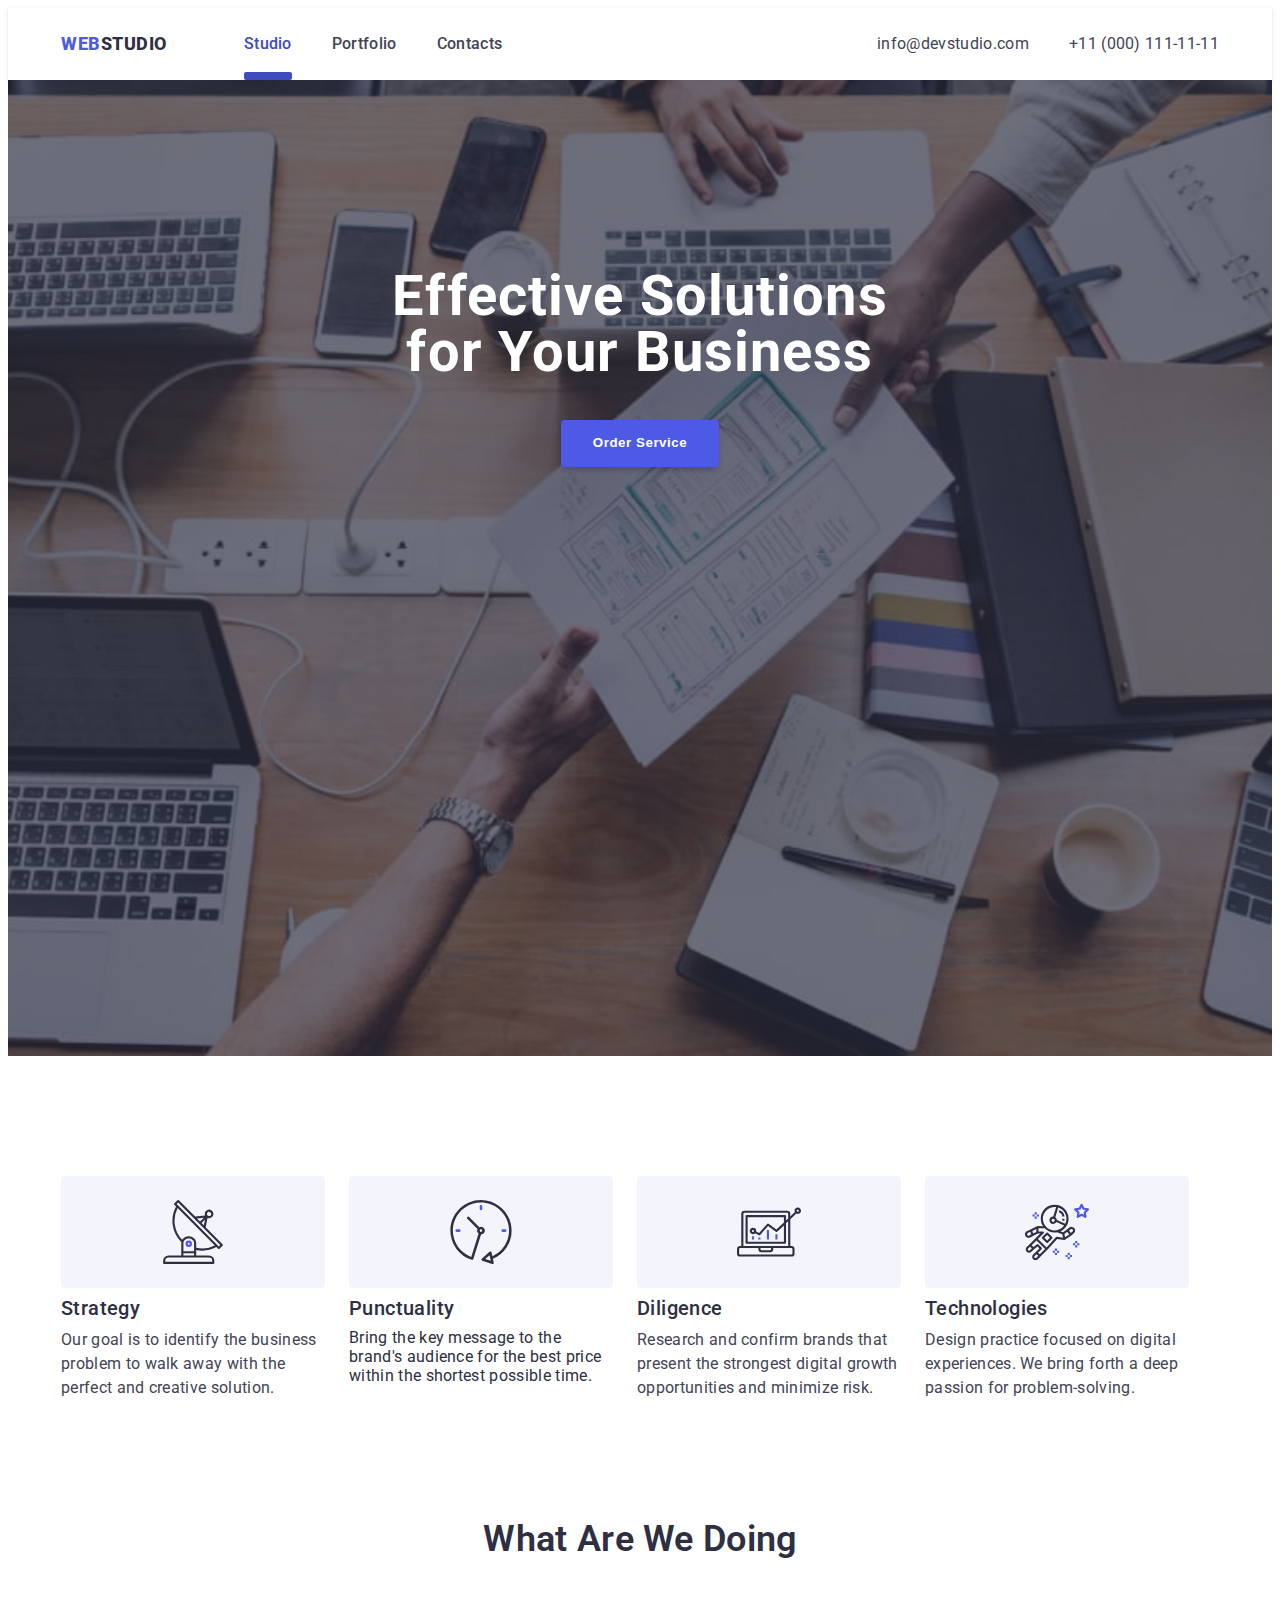
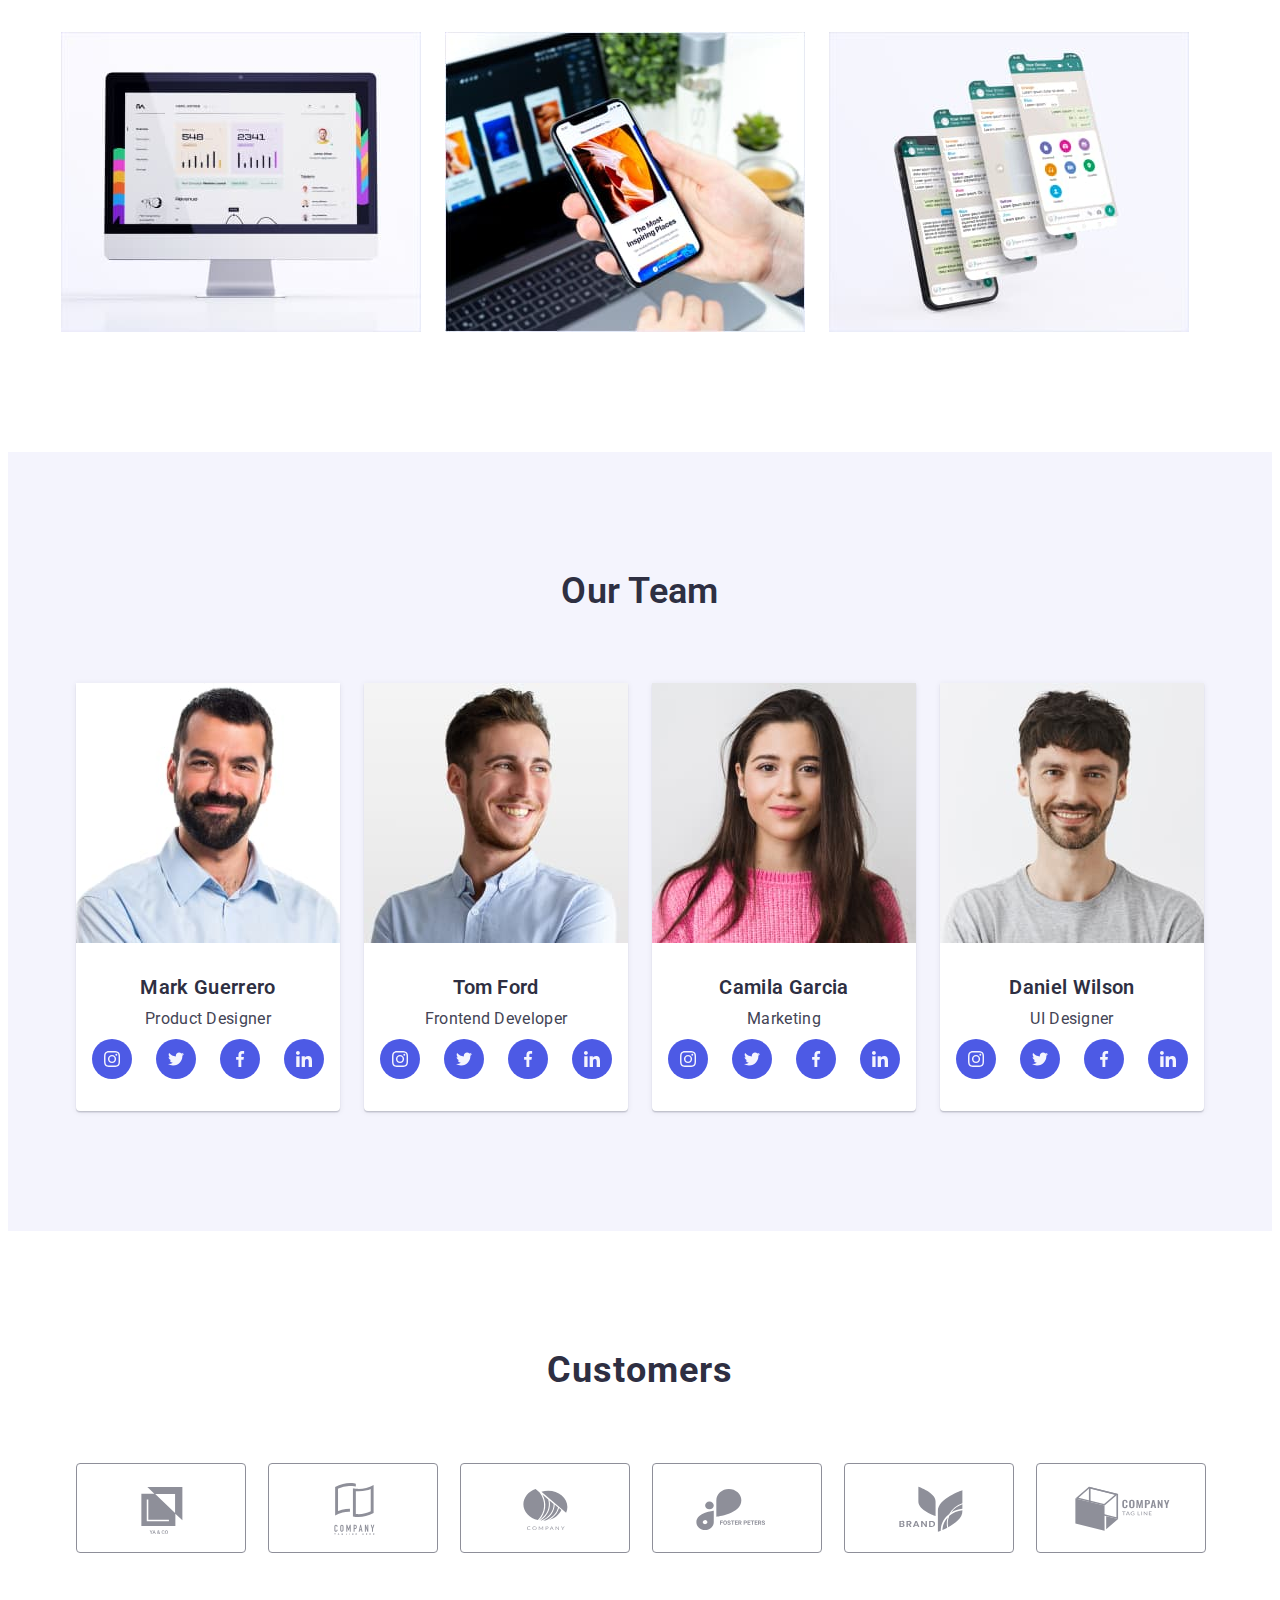
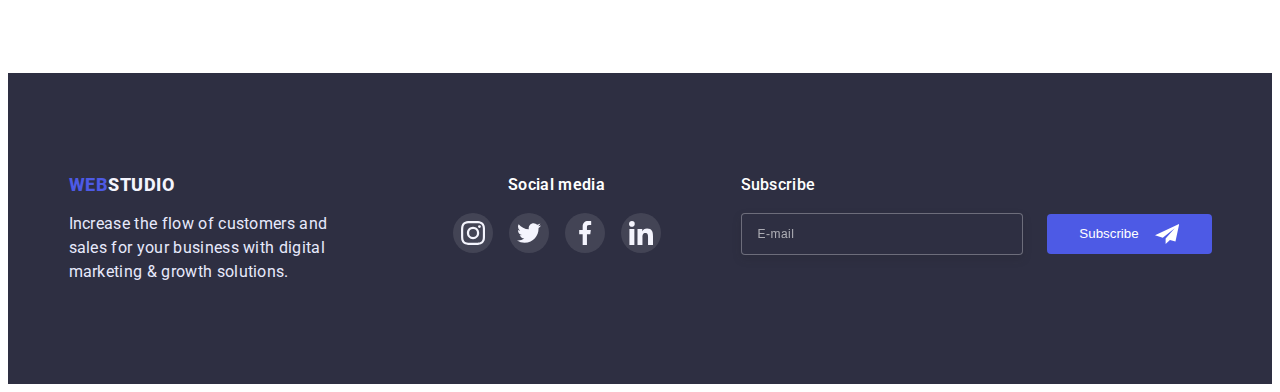
<file: index.html>
<!DOCTYPE html>
<html lang="en">
  <head>
    <meta charset="UTF-8" />
    <meta http-equiv="X-UA-Compatible" content="IE=edge" />
    <meta name="viewport" content="width=device-width, initial-scale=1.0" />
    <title>WebStudio</title>

    <!-- ______________FONTS____________ -->
    <link rel="preconnect" href="https://fonts.googleapis.com" />
    <link rel="preconnect" href="https://fonts.gstatic.com" crossorigin />
    <link
      href="https://fonts.googleapis.com/css2?family=Raleway:wght@700&family=Roboto:wght@400;500;700;900&display=swap"
      rel="stylesheet"
    />

    <!-- ________________NORMALIZER______________- -->
    <link
      rel="stylesheet"
      href="https://cdnjs.cloudflare.com/ajax/libs/modern-normalize/1.1.0/modern-normalize.min.css"
      integrity="sha512-wpPYUAdjBVSE4KJnH1VR1HeZfpl1ub8YT/NKx4PuQ5NmX2tKuGu6U/JRp5y+Y8XG2tV+wKQpNHVUX03MfMFn9Q=="
      crossorigin="anonymous"
      referrerpolicy="no-referrer"
    />

    <!-- _____________BASE STYLES____________ -->
    <link rel="stylesheet" href="./css/styles.css" />
    <link rel="stylesheet" href="./css/mobile.css" />
    <link rel="stylesheet" href="./css/tablet.css" />
    <link rel="stylesheet" href="./css/desktop.css" />
  </head>
  <body class="body">
    <!-- _________________HEADER_________________- -->
    <header class="header">
      <div class="container header-flex">
        <nav class="header-nav">
          <a class="logo link" href="/webstudio">
            <span class="logo-web">Web</span>Studio</a
          >
          <ul class="header-list">
            <li class="nav-list">
              <a class="header-link current-studio link" href="./index.html"
                >Studio</a
              >
            </li>
            <li class="nav-list">
              <a class="header-link link" href="./portfolio.html">Portfolio</a>
            </li>
            <li class="nav-list">
              <a class="header-link link" href="./contacts">Contacts</a>
            </li>
          </ul>
        </nav>

        <ul class="contact-list">
          <li>
            <a class="contact-link link" href="mailto:info@devstudio.com"
              >info@devstudio.com</a
            >
          </li>

          <li>
            <a class="contact-link link" href="tel:+11(000)111-11-11"
              >+11 (000) 111-11-11</a
            >
          </li>
        </ul>
        <button type="button" class="menu-open-btn js-open-menu"  aria-expanded="false" aria-controls="mobile-menu">
          <svg
            width="32"
            height="22"
            viewBox="0 0 32 22"
            fill="none"
            xmlns="http://www.w3.org/2000/svg"
          >
            <g clip-path="url(#clip0_297053_2156)">
              <path
                d="M1.34766 20.0431H30.8861M1.34766 10.7354H30.8861M1.34766 1.42773H30.8861"
                stroke="#2E2F42"
                stroke-width="3"
                stroke-linecap="round"
                stroke-linejoin="round"
              />
            </g>
            <defs>
              <clipPath id="clip0_297053_2156">
                <rect width="32" height="22" fill="white" />
              </clipPath>
            </defs>
          </svg>
        </button>
      </div>
      <!-- __________________MOBILE MENU____________________ -->
        <div class="mob-menu js-menu-container" >
          <div class="container">
            <div>
              <button type="button" class="menu-close-btn js-close-menu" >
                <svg
                  width="8"
                  height="8"
                  viewBox="0 0 8 8"
                  fill="none"
                  xmlns="http://www.w3.org/2000/svg"
                >
                  <path
                    d="M8 0.805714L7.19429 0L4 3.19429L0.805714 0L0 0.805714L3.19429 4L0 7.19429L0.805714 8L4 4.80571L7.19429 8L8 7.19429L4.80571 4L8 0.805714Z"
                    fill="black"
                  />
                </svg>
              </button>
              <nav>
                <ul class="mobile-menu-list">
                  <li class="mobile-menu-item">
                    <a class="mobile-menu-link link" href="./index.html"
                      >Studio</a
                    >
                  </li>
                  <li class="mobile-menu-item">
                    <a class="mobile-menu-link link" href="./portfolio.html"
                      >Portfolio</a
                    >
                  </li>
                  <li class="mobile-menu-item">
                    <a class="mobile-menu-link link" href="./contacts"
                      >Contacts</a
                    >
                  </li>
                </ul>
              </nav>
            </div>
            <div>
              <ul class="mobile-menu-contact-list">
                <li>
                  <a
                    class="mobile-menu-contact-link link"
                    href="tel:+11(000)111-11-11"
                    >+11 (000) 111-11-11</a
                  >
                </li>
                <li>
                  <a
                    class="mobile-menu-contact-link-mail link"
                    href="mailto:info@devstudio.com"
                    >info@devstudio.com</a
                  >
                </li>
              </ul>
              <ul class="mob-soc-list">
                <li class="mob-soc-item">
                  <a class="mob-soc-link" href="#">
                    <svg width="24" height="24">
                      <use href="./img/icons.svg#icon-instagram"></use>
                    </svg>
                  </a>
                </li>
                <li class="mob-soc-item">
                  <a class="mob-soc-link" href="#">
                    <svg width="24" height="24">
                      <use href="./img/icons.svg#icon-twitter"></use>
                    </svg>
                  </a>
                </li>
                <li class="mob-soc-item">
                  <a class="mob-soc-link" href="#">
                    <svg width="24" height="24">
                      <use href="./img/icons.svg#icon-facebook"></use>
                    </svg>
                  </a>
                </li>
                <li class="mob-soc-item">
                  <a class="mob-soc-link" href="#">
                    <svg width="24" height="24">
                      <use href="./img/icons.svg#icon-linkedin"></use>
                    </svg>
                  </a>
                </li>
              </ul>
            </div>
          </div>
        </div>
    </header>

    <!-- _____________HERO_____________ -->
    <main>
      <section class="hero section">
        <div class="container">
          <h1 class="hero-title">Effective Solutions for Your Business</h1>
          <button class="hero-button button-hero" type="button" data-modal-open>
            Order Service
          </button>
        </div>
      </section>

      <!-- _____________BENEFITS_____________ -->
      <section class="section benefits">
        <div class="container">
          <h2 hidden>Benefist</h2>
          <ul class="benefits-list">
            <li class="benefits-item">
              <div class="background-icon">
                <svg width="64" height="64">
                  <use href="./img/icons.svg#icon-antenna"></use>
                </svg>
              </div>
              <h3 class="benefits-head-h3">Strategy</h3>
              <p class="benefits-description">
                Our goal is to identify the business problem to walk away with
                the perfect and creative solution.
              </p>
            </li>
            <li class="benefits-item">
              <div class="background-icon">
                <svg width="64" height="64">
                  <use href="./img/icons.svg#icon-clock"></use>
                </svg>
              </div>
              <h3 class="benefits-head-h3">Punctuality</h3>
              <p class="description">
                Bring the key message to the brand's audience for the best price
                within the shortest possible time.
              </p>
            </li>
            <li class="benefits-item">
              <div class="background-icon">
                <svg width="64" height="64">
                  <use href="./img/icons.svg#icon-diagram"></use>
                </svg>
              </div>
              <h3 class="benefits-head-h3">Diligence</h3>
              <p class="benefits-description">
                Research and confirm brands that present the strongest digital
                growth opportunities and minimize risk.
              </p>
            </li>
            <li class="benefits-item">
              <div class="background-icon">
                <svg width="64" height="64">
                  <use href="./img/icons.svg#icon-astronaut"></use>
                </svg>
              </div>
              <h3 class="benefits-head-h3">Technologies</h3>
              <p class="benefits-description">
                Design practice focused on digital experiences. We bring forth a
                deep passion for problem-solving.
              </p>
            </li>
          </ul>
        </div>
      </section>

      <!-- _______________WHAT ARE WE DOING____________ -->
      <section class="section sectionWARW">
        <div class="container">
          <h2 class="section-title">What are we doing</h2>
          <ul class="main-image-list">
            <li>
              <img
                srcset="./img/image-1.jpg 1x, ./img/image-1-2x 2x"
                src="./img/image-1.jpg"
                alt="computer"
                width="360"
                height="300"
              />
            </li>
            <li>
              <img
                srcset="./img/image-2.jpg 1x, ./img/image-2-2x 2x"
                src="./img/image-2.jpg"
                alt="tel+comp"
                width="360"
                height="300"
              />
            </li>
            <li>
              <img
                srcset="./img/image-3.jpg 1x, ./img/image-3-2x 2x"
                src="./img/image-3.jpg"
                alt="tel"
                width="360"
                height="300"
              />
            </li>
          </ul>
        </div>
      </section>

      <!-- _________________OUR TEAM_____________- -->
      <section class="team-section section">
        <div class="container">
          <h2 class="section-title">Our Team</h2>

          <ul class="team-list">
            <li class="team-item">
              <img
                srcset="./img/team-1.jpg 1x, ./img/team-1-2x.jpg 2x"
                src="./img/team-1.jpg"
                alt="mark"
                width="264"
                height="260"
              />
              <div class="team-wrapper">
                <h3 class="team-name">Mark Guerrero</h3>
                <p class="team-descriptiom">Product Designer</p>
                <ul class="team-soc-list">
                  <li class="team-soc-item">
                    <a class="team-soc-link" href="#">
                      <svg width="16" height="16">
                        <use href="./img/icons.svg#icon-instagram"></use>
                      </svg>
                    </a>
                  </li>
                  <li class="team-soc-item">
                    <a class="team-soc-link" href="#">
                      <svg width="16" height="16">
                        <use href="./img/icons.svg#icon-twitter"></use>
                      </svg>
                    </a>
                  </li>
                  <li class="team-soc-item">
                    <a class="team-soc-link" href="#">
                      <svg width="16" height="16">
                        <use href="./img/icons.svg#icon-facebook"></use>
                      </svg>
                    </a>
                  </li>
                  <li class="team-soc-item">
                    <a class="team-soc-link" href="#">
                      <svg width="16" height="16">
                        <use href="./img/icons.svg#icon-linkedin"></use>
                      </svg>
                    </a>
                  </li>
                </ul>
              </div>
            </li>

            <li class="team-item">
              <img
                srcset="./img/team-2.jpg 1x, ./img/team-2-2x.jpg 2x"
                src="./img/team-2.jpg"
                alt="tom"
                width="264"
                height="260"
              />
              <div class="team-wrapper">
                <h3 class="team-name">Tom Ford</h3>
                <p class="team-descriptiom">Frontend Developer</p>
                <ul class="team-soc-list">
                  <li class="team-soc-item">
                    <a class="team-soc-link" href="#">
                      <svg width="16" height="16">
                        <use href="./img/icons.svg#icon-instagram"></use>
                      </svg>
                    </a>
                  </li>
                  <li class="team-soc-item">
                    <a class="team-soc-link" href="#">
                      <svg width="16" height="16">
                        <use href="./img/icons.svg#icon-twitter"></use>
                      </svg>
                    </a>
                  </li>
                  <li class="team-soc-item">
                    <a class="team-soc-link" href="#">
                      <svg width="16" height="16">
                        <use href="./img/icons.svg#icon-facebook"></use>
                      </svg>
                    </a>
                  </li>
                  <li class="team-soc-item">
                    <a class="team-soc-link" href="#">
                      <svg width="16" height="16">
                        <use href="./img/icons.svg#icon-linkedin"></use>
                      </svg>
                    </a>
                  </li>
                </ul>
              </div>
            </li>

            <li class="team-item">
              <img
                srcset="./img/team-3.jpg 1x, ./img/team-3-2x.jpg 2x"
                src="./img/team-3.jpg"
                alt="camila"
                width="264"
                height="260"
              />
              <div class="team-wrapper">
                <h3 class="team-name">Camila Garcia</h3>
                <p class="team-descriptiom">Marketing</p>
                <ul class="team-soc-list">
                  <li class="team-soc-item">
                    <a class="team-soc-link" href="#">
                      <svg width="16" height="16">
                        <use href="./img/icons.svg#icon-instagram"></use>
                      </svg>
                    </a>
                  </li>
                  <li class="team-soc-item">
                    <a class="team-soc-link" href="#">
                      <svg width="16" height="16">
                        <use href="./img/icons.svg#icon-twitter"></use>
                      </svg>
                    </a>
                  </li>
                  <li class="team-soc-item">
                    <a class="team-soc-link" href="#">
                      <svg width="16" height="16">
                        <use href="./img/icons.svg#icon-facebook"></use>
                      </svg>
                    </a>
                  </li>
                  <li class="team-soc-item">
                    <a class="team-soc-link" href="#">
                      <svg width="16" height="16">
                        <use href="./img/icons.svg#icon-linkedin"></use>
                      </svg>
                    </a>
                  </li>
                </ul>
              </div>
            </li>

            <li class="team-item">
              <img
                srcset="./img/team-4.jpg 1x, ./img/team-4-2x.jpg 2x"
                src="./img/team-4.jpg"
                alt="daniel"
                width="264"
                height="260"
              />
              <div class="team-wrapper">
                <h3 class="team-name">Daniel Wilson</h3>
                <p class="team-descriptiom">UI Designer</p>
                <ul class="team-soc-list">
                  <li class="team-soc-item">
                    <a class="team-soc-link" href="#">
                      <svg width="16" height="16">
                        <use href="./img/icons.svg#icon-instagram"></use>
                      </svg>
                    </a>
                  </li>
                  <li class="team-soc-item">
                    <a class="team-soc-link" href="#">
                      <svg width="16" height="16">
                        <use href="./img/icons.svg#icon-twitter"></use>
                      </svg>
                    </a>
                  </li>
                  <li class="team-soc-item">
                    <a class="team-soc-link" href="#">
                      <svg width="16" height="16">
                        <use href="./img/icons.svg#icon-facebook"></use>
                      </svg>
                    </a>
                  </li>
                  <li class="team-soc-item">
                    <a class="team-soc-link" href="#">
                      <svg width="16" height="16">
                        <use href="./img/icons.svg#icon-linkedin"></use>
                      </svg>
                    </a>
                  </li>
                </ul>
              </div>
            </li>
          </ul>
        </div>
      </section>

      <!-- ____________CUSTOMERS___________ -->
      <section class="section">
        <div class="container">
          <h2 class="customers-title">Customers</h2>
          <ul class="customers-list">
            <li class="customers-list-item">
              <a class="customers-link" href="#">
                <svg class="customers-icon" width="104" height="56">
                  <use href="./img/icons.svg#icon-Logo-1"></use>
                </svg>
              </a>
            </li>
            <li class="customers-list-item">
              <a class="customers-link" href="#">
                <svg class="customers-icon" width="104" height="56">
                  <use href="./img/icons.svg#icon-Logo-2"></use>
                </svg>
              </a>
            </li>
            <li class="customers-list-item">
              <a class="customers-link" href="#">
                <svg class="customers-icon" width="104" height="56">
                  <use href="./img/icons.svg#icon-Logo-3"></use>
                </svg>
              </a>
            </li>
            <li class="customers-list-item">
              <a class="customers-link" href="#">
                <svg class="customers-icon" width="104" height="56">
                  <use href="./img/icons.svg#icon-Logo-4"></use>
                </svg>
              </a>
            </li>
            <li class="customers-list-item">
              <a class="customers-link" href="#">
                <svg class="customers-icon" width="104" height="56">
                  <use href="./img/icons.svg#icon-Logo-5"></use>
                </svg>
              </a>
            </li>
            <li class="customers-list-item">
              <a class="customers-link" href="#">
                <svg class="customers-icon" width="104" height="56">
                  <use href="./img/icons.svg#icon-Logo-6"></use>
                </svg>
              </a>
            </li>
          </ul>
        </div>
      </section>
    </main>
    <!-- ______________FOOTER_______________- -->
    <footer class="footer">
      <div class="container footer-container">
        <div class="logo-margin">
          <a class="logo-footer link" href="/webstudio">
            <span class="logo-web">Web</span>Studio</a
          >
          <p class="footer-description">
            Increase the flow of customers and sales for your business with
            digital marketing & growth solutions.
          </p>
        </div>
        <div>
          <h3 class="soc-media-title">Social media</h3>
          <ul class="soc-media-list">
            <li>
              <a class="soc-media-link" href="#">
                <svg width="24" height="24">
                  <use href="./img/icons.svg#icon-instagram"></use>
                </svg>
              </a>
            </li>
            <li>
              <a class="soc-media-link" href="#">
                <svg width="24" height="24">
                  <use href="./img/icons.svg#icon-twitter"></use>
                </svg>
              </a>
            </li>
            <li>
              <a class="soc-media-link" href="#">
                <svg class="soc-media-icon" width="24" height="24">
                  <use href="./img/icons.svg#icon-facebook"></use>
                </svg>
              </a>
            </li>
            <li>
              <a class="soc-media-link" href="#">
                <svg width="24" height="24">
                  <use href="./img/icons.svg#icon-linkedin"></use>
                </svg>
              </a>
            </li>
          </ul>
        </div>
        <form class="subscribe-form" name="subscribe_form">
          <label class="subscribe-form-field">
            <span class="subscribe">Subscribe</span>
            <input
              class="subscribe-form-input"
              type="email"
              name="user_email"
              placeholder="E-mail"
            />
          </label>
          <button class="button-subscribe" type="submit">
            Subscribe
            <svg class="subscribe-icon" width="24" height="24">
              <use href="./img/icons.svg#icon-telegram"></use>
            </svg>
          </button>
        </form>
      </div>
    </footer>

    <!-- ____________________MODAL______________________ -->
    <div class="backdrop is-hidden" data-modal>
      <div class="modal">
        <button class="modal-btn" data-modal-close>
          <svg class="modal-icon" width="8" height="8">
            <use href="./img/icons.svg#icon-close"></use>
          </svg>
        </button>
        <form class="registration-form" name="registration_form">
          <p class="registration-form-appeal">
            Leave your contacts and we will call you back
          </p>
          <div class="registration-form-group" role="group" aria-labelledby="">
            <label class="registration-form-field">
              <span class="registration-form-label">Name</span>
              <input
                class="registration-form-input"
                type="text"
                name="user_name"
              />
              <svg class="registration-form-icon" width="13" height="13">
                <use href="./img/icons.svg#icon-name"></use>
              </svg>
            </label>
            <label class="registration-form-field">
              <span class="registration-form-label">Phone</span>
              <input
                class="registration-form-input"
                type="tel"
                name="user_phone"
              />
              <svg class="registration-form-icon" width="13" height="13">
                <use href="./img/icons.svg#icon-phone"></use>
              </svg>
            </label>
            <label class="registration-form-field">
              <span class="registration-form-label">Email</span>
              <input
                class="registration-form-input"
                type="email"
                name="user_email"
              />
              <svg class="registration-form-icon" width="15" height="12">
                <use href="./img/icons.svg#icon-mail"></use>
              </svg>
            </label>
            <label class="registration-form-field">
              <span class="registration-form-label">Comment</span>
              <textarea
                class="registration-form-message"
                name="user-message"
                rows="7"
                placeholder="Text input"
              ></textarea>
            </label>
            <label class="registration-form-agreement">
              <input
                class="registration-form-checkbox"
                type="checkbox"
                name="registration-form-agreement"
              />
              <span class="registration-form-text"
                >I accept the terms and conditions of the
                <a class="registration-form-link" href="#"
                  >Privacy Policy</a
                ></span
              >
            </label>
          </div>
          <button class="btn-send" type="submit">Send</button>
        </form>
      </div>
    </div>
    <script src="./mobile-menu.js"></script>
    <script src="./modal.js"></script>
  </body>
</html>
</file>
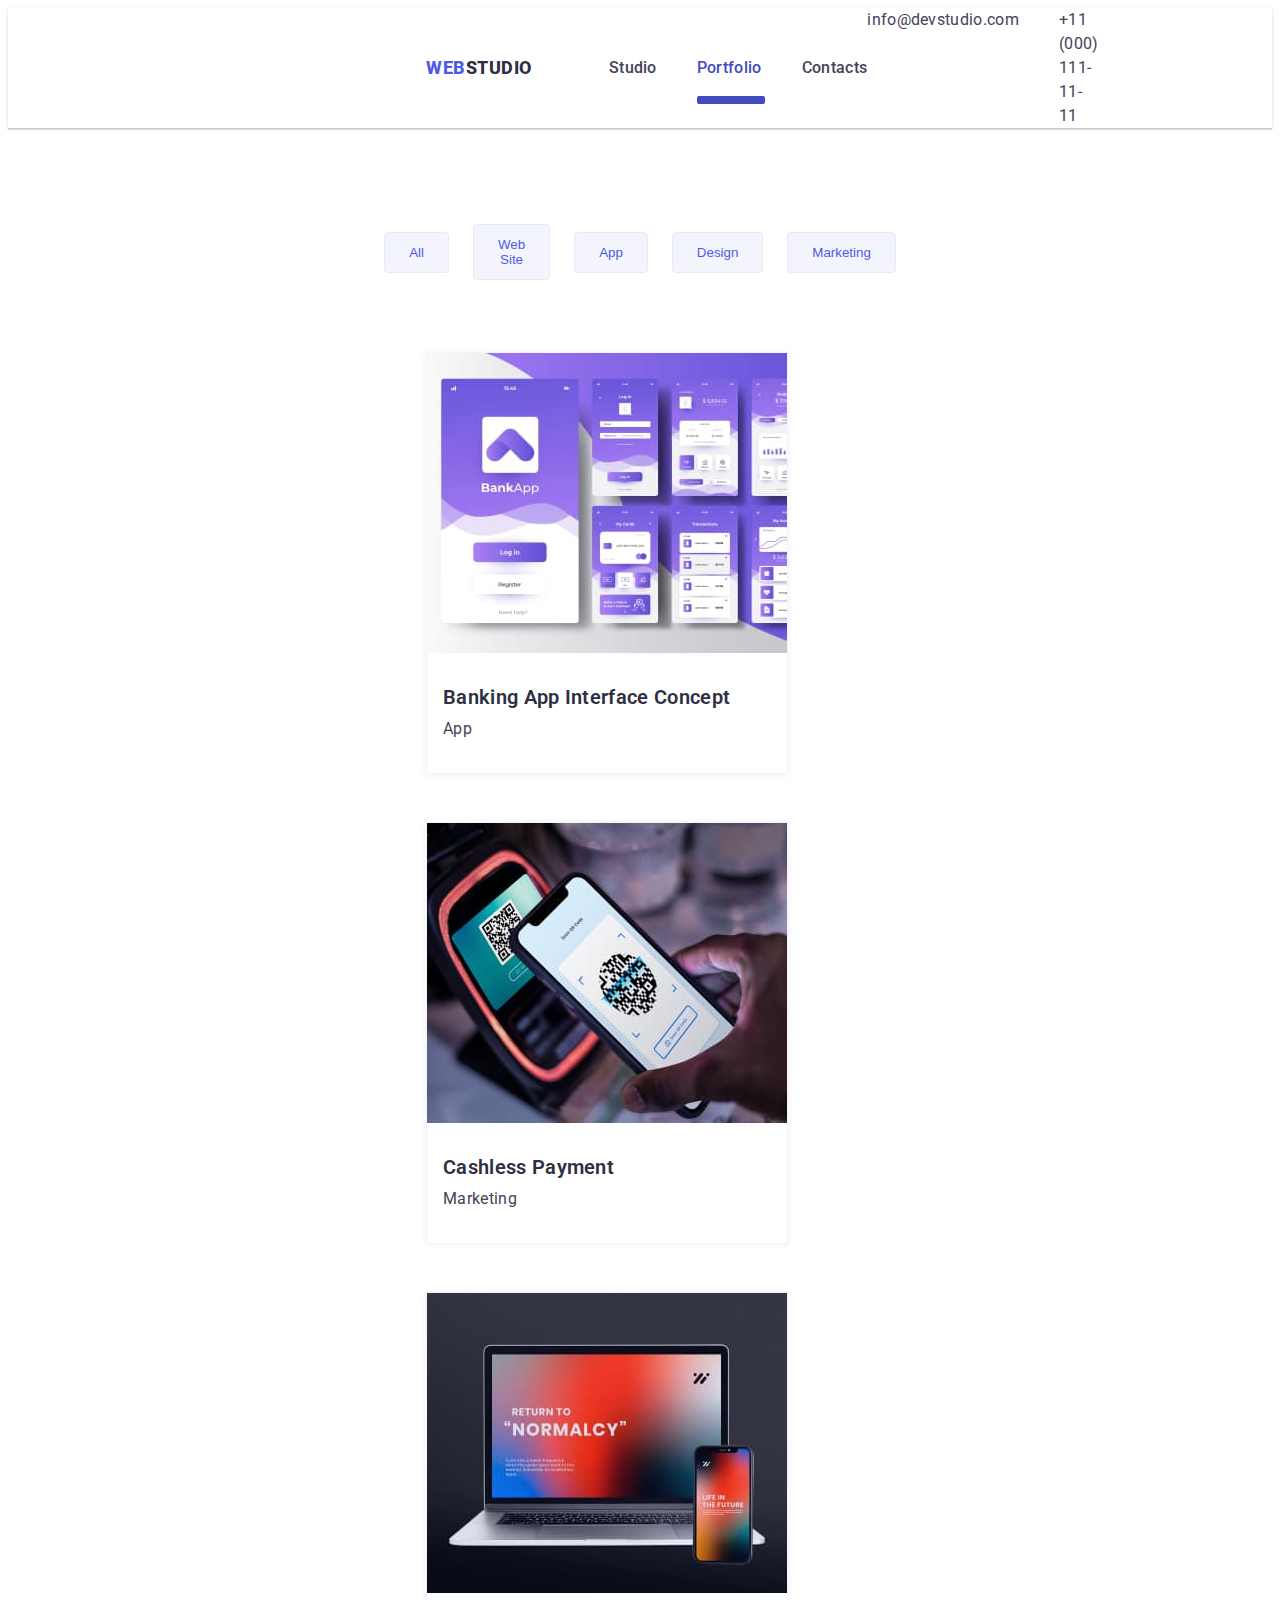
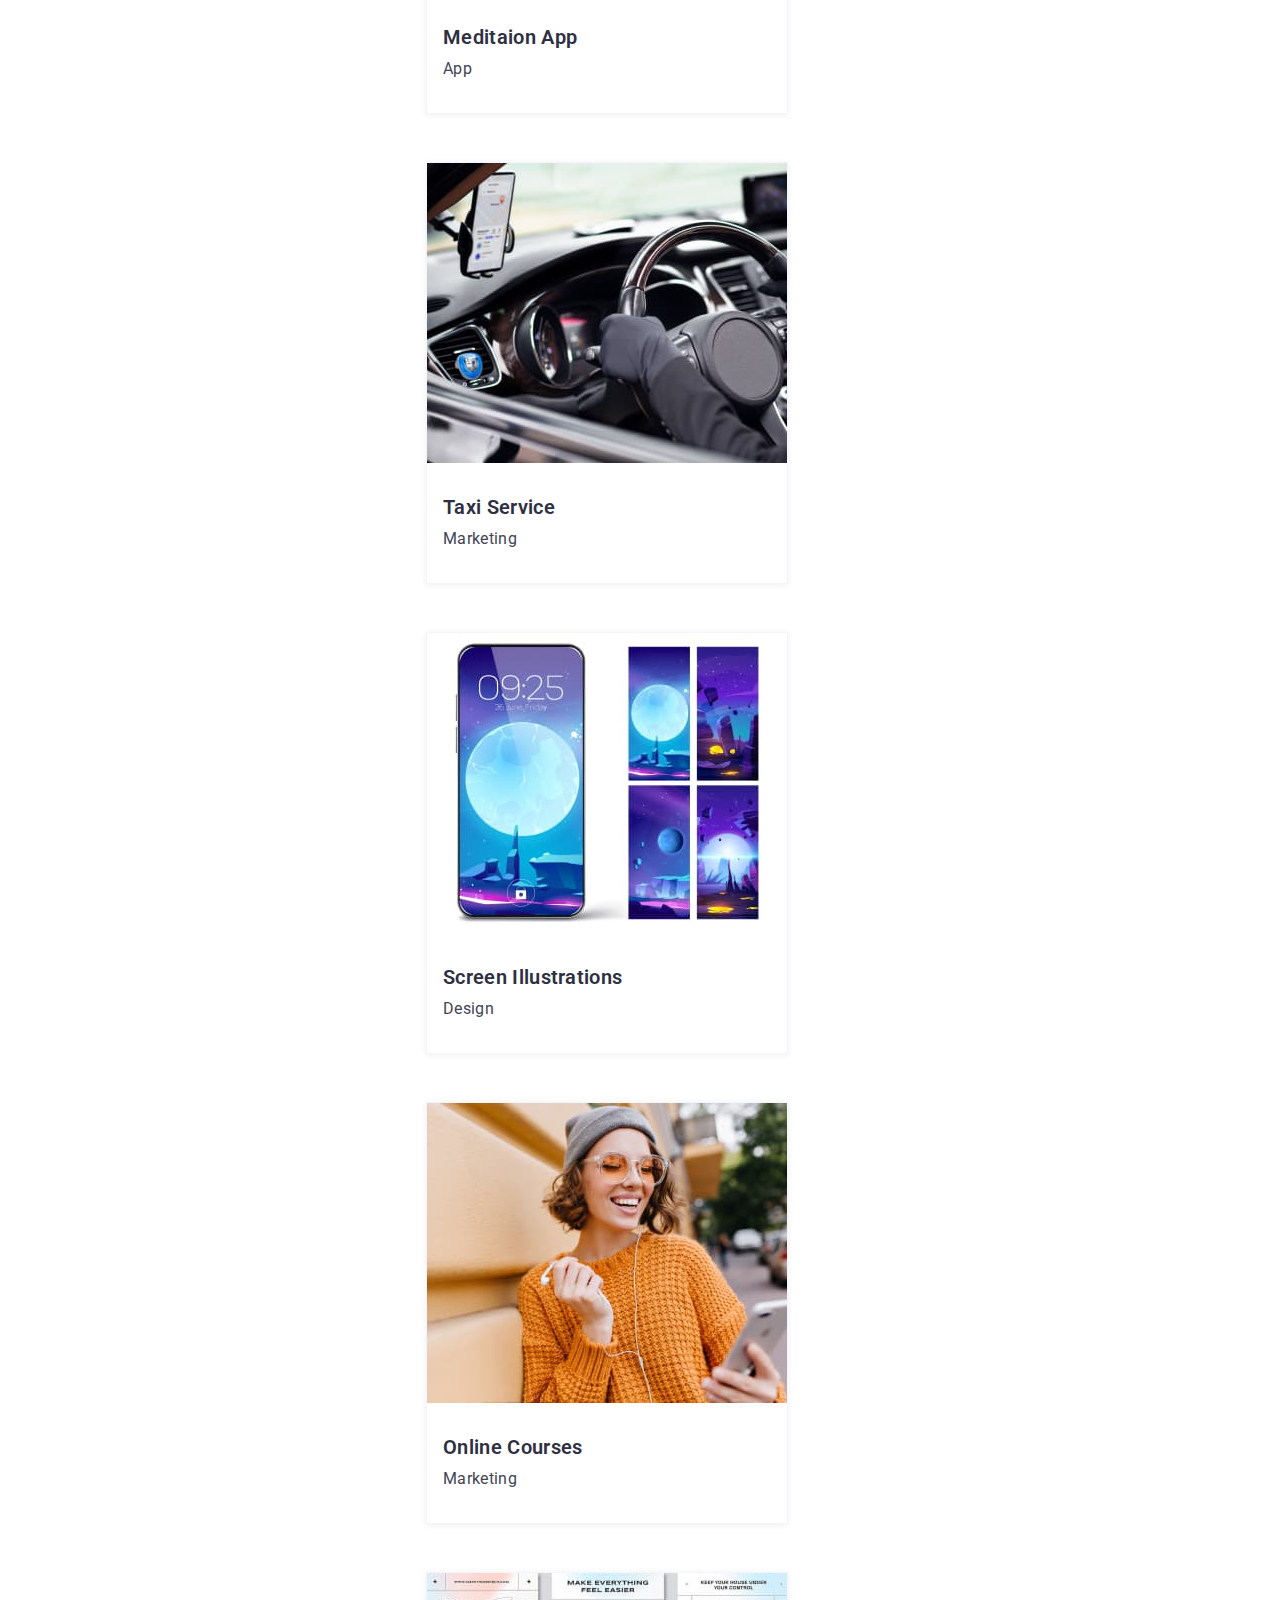
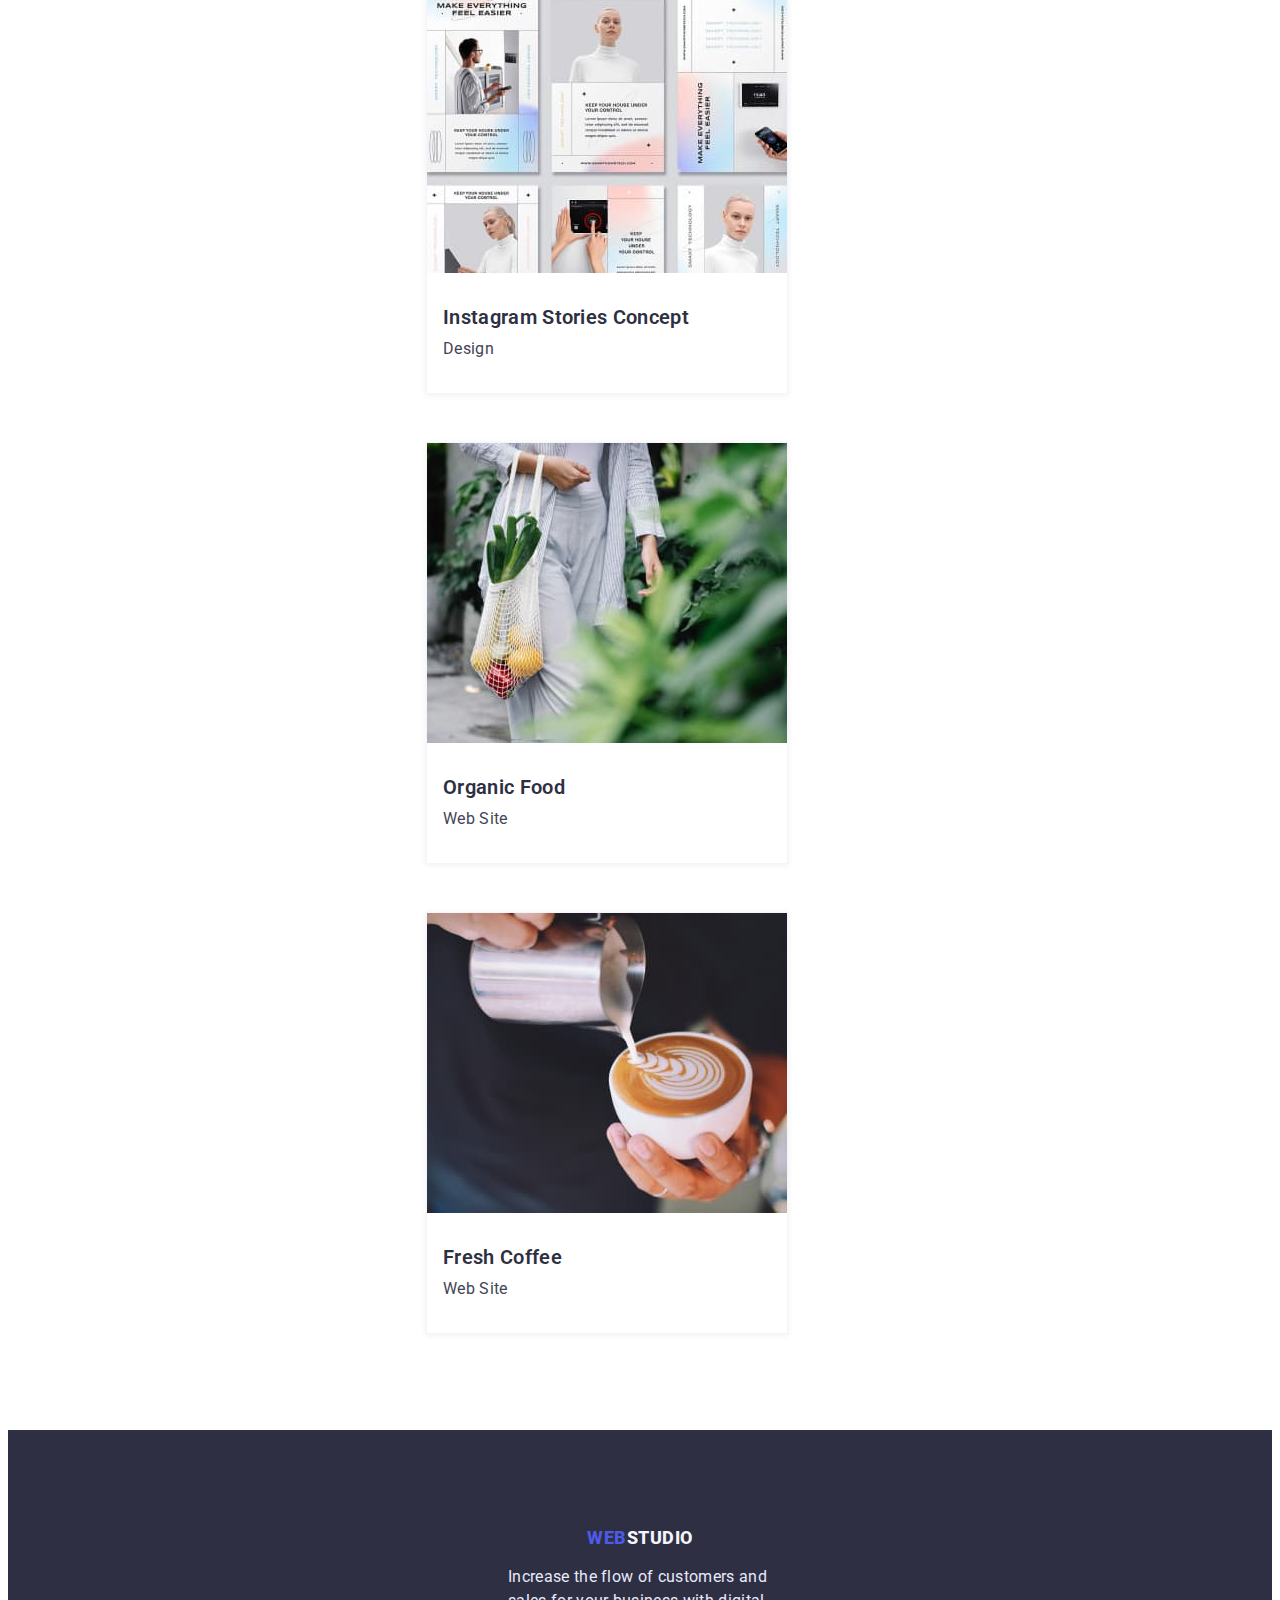
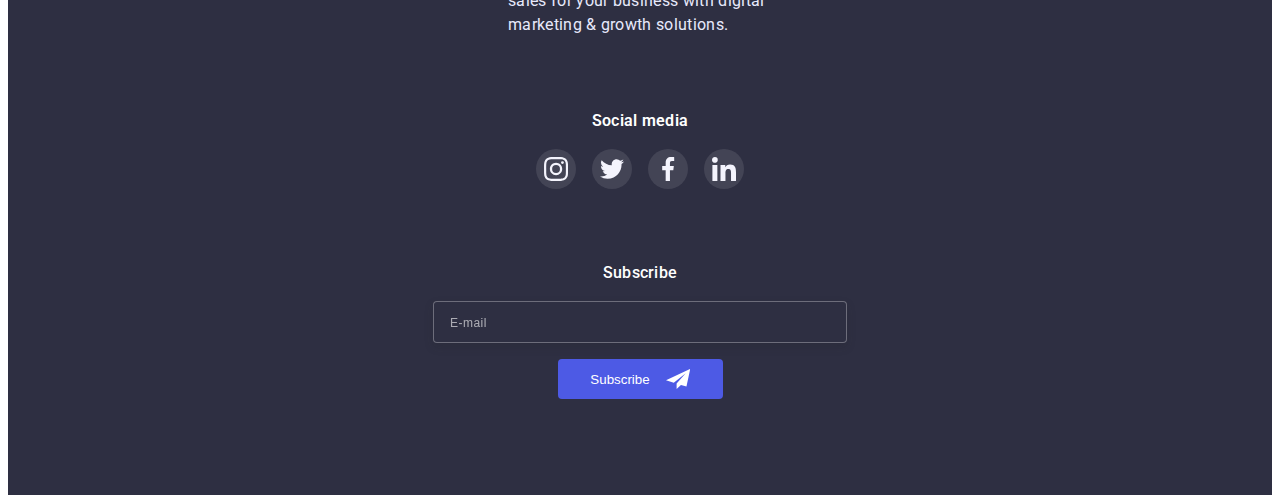
<file: portfolio.html>
<!DOCTYPE html>
<html lang="en">
  <head>
    <meta charset="UTF-8" />
    <meta http-equiv="X-UA-Compatible" content="IE=edge" />
    <meta name="viewport" content="width=device-width, initial-scale=1.0" />
    <title>Portfolio</title>

    <!-- _______________FONTS_______________ -->

    <link rel="preconnect" href="https://fonts.googleapis.com" />
    <link rel="preconnect" href="https://fonts.gstatic.com" crossorigin />
    <link
      href="https://fonts.googleapis.com/css2?family=Raleway:wght@700&family=Roboto:wght@400;500;700;900&display=swap"
      rel="stylesheet"
    />

    <!-- _________________NORMALIZER_________________ -->

    <link
      rel="stylesheet"
      href="https://cdnjs.cloudflare.com/ajax/libs/modern-normalize/1.1.0/modern-normalize.min.css"
      integrity="sha512-wpPYUAdjBVSE4KJnH1VR1HeZfpl1ub8YT/NKx4PuQ5NmX2tKuGu6U/JRp5y+Y8XG2tV+wKQpNHVUX03MfMFn9Q=="
      crossorigin="anonymous"
      referrerpolicy="no-referrer"
    />

    <!-- __________________BASE STYLES________________ -->

    <link rel="stylesheet" href="./css/styles.css" />
  </head>
  <body clas="body">
    <!-- ________________HEADER_______________ -->
    <header class="header">
      <div class="container header-flex">
        <nav class="header-nav">
          <a class="logo link" href="/webstudio">
            <span class="logo-web">Web</span>Studio</a
          >
          <ul class="header-list">
            <li class="nav-list">
              <a class="header-link link" href="./index.html">Studio</a>
            </li>
            <li class="nav-list">
              <a class="header-link current-portfolio link" href="./portfolio.html"
                >Portfolio</a
              >
            </li>
            <li class="nav-list">
              <a class="header-link link" href="./contacts">Contacts</a>
            </li>
          </ul>
        </nav>

        <ul class="contact-list">
          <li>
            <a class="contact-link link" href="mailto:info@devstudio.com"
              >info@devstudio.com</a
            >
          </li>

          <li>
            <a class="contact-link link" href="tel:+11(000)111-11-11"
              >+11 (000) 111-11-11</a
            >
          </li>
        </ul>
      </div>
    </header>

    <main>
      <!-- __________________FILTER________________ -->
      <section class="portfolio-section section">
        <div class="container">
          <h1 hidden>Filter</h1>
          <ul class="button-list">
            <li>
              <button class="filter-button button-filter" type="buttom">
                All
              </button>
            </li>
            <li>
              <button class="filter-button button-filter" type="buttom">
                Web Site
              </button>
            </li>
            <li>
              <button class="filter-button button-filter" type="buttom">
                App
              </button>
            </li>
            <li>
              <button class="filter-button button-filter" type="buttom">
                Design
              </button>
            </li>
            <li>
              <button class="filter-button button-filter" type="buttom">
                Marketing
              </button>
            </li>
          </ul>
          <!-- _______________GALLERY_____________ -->
          <ul class="gallery-list">
            <li class="gallery-item">
              <a class="gallery-link" href="#">
                <div class="thumb-gallery">
                  <img
                    src="./img/gallery-1.jpg"
                    alt="banking-interface"
                    width="360"
                    height="300"
                  />
                  <p class="overlay">
                    14 Stylish and User-Friendly App Design Concepts · Task
                    Manager App · Calorie Tracker App · Exotic Fruit Ecommerce
                    App · Cloud Storage App
                  </p>
                </div>

                <div class="project-wrapper">
                  <h2 class="gallery-titles">Banking App Interface Concept</h2>
                  <p class="gallery-program">App</p>
                </div>
              </a>
            </li>
            <li class="gallery-item">
              <a class="gallery-link" href="#">
                <img
                  src="./img/gallery-2.jpg"
                  alt="cashless-payment"
                  width="360"
                  height="300"
                />
                <div class="project-wrapper">
                  <h2 class="gallery-titles">Cashless Payment</h2>
                  <p class="gallery-program">Marketing</p>
                </div>
              </a>
            </li>
            <li class="gallery-item">
              <a class="gallery-link" href="#">
                <img
                  src="./img/gallery-3.jpg"
                  alt="meditation-app"
                  width="360"
                  height="300"
                />
                <div class="project-wrapper">
                  <h2 class="gallery-titles">Meditaion App</h2>
                  <p class="gallery-program">App</p>
                </div>
              </a>
            </li>
            <li class="gallery-item">
              <a class="gallery-link" href="#">
                <img
                  src="./img/gallery-4.jpg"
                  alt="taxi-service"
                  width="360"
                  height="300"
                />
                <div class="project-wrapper">
                  <h2 class="gallery-titles">Taxi Service</h2>
                  <p class="gallery-program">Marketing</p>
                </div>
              </a>
            </li>
            <li class="gallery-item">
              <a class="gallery-link" href="#">
                <img
                  src="./img/gallery-5.jpg"
                  alt="screen-illustrations"
                  width="360"
                  height="300"
                />
                <div class="project-wrapper">
                  <h2 class="gallery-titles">Screen Illustrations</h2>
                  <p class="gallery-program">Design</p>
                </div>
              </a>
            </li>

            <li class="gallery-item">
              <a class="gallery-link" href="#">
                <img
                  src="./img/gallery-6.jpg"
                  alt="online-courses"
                  width="360"
                  height="300"
                />
                <div class="project-wrapper">
                  <h2 class="gallery-titles">Online Courses</h2>
                  <p class="gallery-program">Marketing</p>
                </div>
              </a>
            </li>

            <li class="gallery-item">
              <a class="gallery-link" href="#">
                <img
                  src="./img/gallery-7.jpg"
                  alt="instagram-stories"
                  width="360"
                  height="300"
                />
                <div class="project-wrapper">
                  <h2 class="gallery-titles">Instagram Stories Concept</h2>
                  <p class="gallery-program">Design</p>
                </div>
              </a>
            </li>

            <li class="gallery-item">
              <a class="gallery-link" href="#">
                <img
                  src="./img/gallery-8.jpg"
                  alt="organic-food"
                  width="360"
                  height="300"
                />
                <div class="project-wrapper">
                  <h2 class="gallery-titles">Organic Food</h2>
                  <p class="gallery-program">Web Site</p>
                </div>
              </a>
            </li>

            <li class="gallery-item">
              <a class="gallery-link" href="#">
                <img
                  src="./img/gallery-9.jpg"
                  alt="fresh-coffee"
                  width="360"
                  height="300"
                />
                <div class="project-wrapper">
                  <h2 class="gallery-titles">Fresh Coffee</h2>
                  <p class="gallery-program">Web Site</p>
                </div>
              </a>
            </li>
          </ul>
        </div>
      </section>
    </main>

    <!-- ________________FOOTER________________ -->

    <footer class="footer">
      <div class="container footer-container">
        <div class="logo-margin">
          <a class="logo-footer link" href="/webstudio">
            <span class="logo-web">Web</span>Studio</a
          >
          <p class="footer-description">
            Increase the flow of customers and sales for your business with
            digital marketing & growth solutions.
          </p>
        </div>
        <div>
          <h3 class="soc-media-title">Social media</h3>
          <ul class="soc-media-list">
            <li>
              <a class="soc-media-link" href="#">
                <svg width="24" height="24">
                  <use href="./img/icons.svg#icon-instagram"></use>
                </svg>
              </a>
            </li>
            <li>
              <a class="soc-media-link" href="#">
                <svg width="24" height="24">
                  <use href="./img/icons.svg#icon-twitter"></use>
                </svg>
              </a>
            </li>
            <li>
              <a class="soc-media-link" href="#">
                <svg class="soc-media-icon" width="24" height="24">
                  <use href="./img/icons.svg#icon-facebook"></use>
                </svg>
              </a>
            </li>
            <li>
              <a class="soc-media-link" href="#">
                <svg width="24" height="24">
                  <use href="./img/icons.svg#icon-linkedin"></use>
                </svg>
              </a>
            </li>
          </ul>
        </div>
        <form class="subscribe-form" name="subscribe_form">
          <label class="subscribe-form-field">
            <span class="subscribe">Subscribe</span>
            <input
              class="subscribe-form-input"
              type="email"
              name="user_email"
              placeholder="E-mail"
            />
          </label>
          <button class="button-subscribe" type="submit">
            Subscribe
            <svg class="subscribe-icon" width="24" height="24">
              <use href="./img/icons.svg#icon-telegram"></use>
            </svg>
          </button>
        </form>
      </div>
    </footer>
  </body>
</html>
</file>
<file: css/styles.css>
:root {
  --color-NAVY-BLUE: #2e2f42;
  --color-SLATE: #434455;
  --color-CORNFLOWER: #e7e9fc;
  --color-IRIS: #4d5ae5;
  --color-CLOUD: #f4f4fd;
  --color-WHITE: #ffffff;
  --color-OCEAN: #404bbf;
  --color-GREEN: #31d0aa;
  --color-LIGHT-SLAIGHT: #8e8f99;

  --animation: 250ms cubic-bezier(0.4, 0, 0.2, 1);
}

*,
*::before,
*::after {
  padding: 0;
}

.container {
  max-width: 428px;
  margin: 0 auto;
  padding-left: 15px;
  padding-right: 15px;
}

body {
  font-family: "Roboto", "Raleway", sans-serif;
  font-size: 16px;
  color: var(--color-NAVY-BLUE);
  background-color: var(--color-WHITE);
  letter-spacing: 0.02em;
}

img {
  display: block;
  max-width: 100%;
  height: auto;
  width: 100%;
}

/* _____________RESET____________ */

h1,
h2,
h3,
h4,
h5,
h6,
p {
  margin: 0;
}

ul {
  margin: 0;
}

p {
  margin: 0;
}

/* ____________SECTION PADDING___________ */

.section {
  padding-top: 96px;
  padding-bottom: 96px;
}

/* _____________HEADER______________ */

.header {
  box-shadow: 0px 2px 1px rgba(46, 47, 66, 0.08),
    0px 1px 1px rgba(46, 47, 66, 0.16), 0px 1px 6px rgba(46, 47, 66, 0.08);
}

.header-flex {
  display: flex;
  align-items: center;
}

.header-nav {
  display: flex;
  align-items: center;
}

.logo {
  font-weight: 800;
  font-size: 18px;
  line-height: 1.3;
  letter-spacing: 0.03em;
  text-transform: uppercase;
  color: var(--color-NAVY-BLUE);
  transition: color var(--animation);
}

.logo-web {
  color: var(--color-IRIS);
}

.logo:hover,
.logo:focus {
  color: var(--color-IRIS);
}

.link {
  text-decoration: none;
}

.header-list {
  display: flex;
  list-style: none;
  gap: 40px;
  margin-left: 77px;
}

.header-link {
  position: relative;
  display: block;
  text-decoration: none;
  font-weight: 500;
  line-height: 1.5;
  color: var(--color-SLATE);
  padding-top: 24px;
  padding-bottom: 24px;
  transition: color var(--animation);
}

.header-link.current-studio {
  color: var(--color-OCEAN);
}

.current-studio::after {
  content: "";
  position: absolute;
  width: 48px;
  height: 4px;
  left: 0px;
  bottom: 0;
  padding-top: 4px;
  color: var(--color-OCEAN);
  background: var(--color-OCEAN);
  border-radius: 2px;
  display: inline-block;
}

.header-link.current-portfolio {
  color: var(--color-OCEAN);
}

.current-portfolio::after {
  content: "";
  position: absolute;
  width: 68px;
  height: 4px;
  left: 0px;
  bottom: 0;
  padding-top: 4px;
  color: var(--color-OCEAN);
  background: var(--color-OCEAN);
  border-radius: 2px;
  display: inline-block;
}

.header-link:hover,
.header-link:focus {
  color: var(--color-IRIS);
}

.contact-list {
  display: flex;
  list-style: none;
  gap: 40px;
  margin-left: auto;
}

.contact-link {
  display: block;
  text-decoration: none;
  font-size: 16px;
  line-height: 1.5;
  color: var(--color-SLATE);
  transition: color var(--animation);
}

.contact-link:hover,
.contact-link:focus {
  color: var(--color-IRIS);
}

.menu-open-btn {
  display: block;
  margin-left: auto;
  background-color: var(--color-WHITE);
  border: none;
  
}

.mob-menu-icon {
  display: flex;
  align-items: center;
  justify-content: center;
  fill: var(--color-NAVY-BLUE);
}

/* __________MOBILE MENU____________ */


.mob-menu {
  position: fixed;
  top: 0;
  left: 0;
  z-index: 1;
  width: 100%;
  height: 100vh;
  background-color: var(--color-WHITE);
  padding-top: 48px;
  padding-bottom: 48px;

  transform: translateX(100%);
  transition: var(--animation);
}

.mob-menu.is-open {
  transform: translateX(0);
}


.mob-menu > .container {
  height: 100%;
  display: flex;
  flex-direction: column;
  justify-content: space-between;
  overflow-y: auto;

}


.menu-close-btn {
  position: absolute;
  top: 40px;
  right: 40px;
  display: flex;
  justify-content: center;
  align-items: center;
  width: 24px;
  height: 24px;
  border-radius: 50%;
  border: none;

}

.mobile-menu-list {
  display: flex;
  flex-direction: column;
  gap: 40px;
  list-style: none;
  padding-left: 40px;
  padding-top: 50px;
}

.mobile-menu-link {
  font-weight: 700;
font-size: 36px;
line-height: calc(40 / 36);
letter-spacing: 0.02em;
text-transform: capitalize;
color: var(--color-NAVY-BLUE);
transition: var(--animation);
}

.mobile-menu-link:hover {
  color: var(--color-OCEAN);
}

.mobile-menu-contact-list {
  display: flex;
  flex-direction: column;
  gap: 40px;
  padding-left: 40px;
  list-style: none;
  margin-bottom: 48px;
}

.mobile-menu-contact-link {
font-weight: 700;
font-size: 36px;
line-height: calc(40 / 36);
letter-spacing: 0.02em;
text-transform: capitalize;
margin-bottom: 40px;
color: var(--color-SLATE);
transition: var(--animation);

}

.mobile-menu-contact-link:hover {
  color: var(--color-OCEAN);
}

.mobile-menu-contact-link-mail {
font-weight: 500;
font-size: 20px;
line-height: calc(24 / 20);
letter-spacing: 0.02em;
color: var(--color-SLATE);
transition: var(--animation);
}

.mobile-menu-contact-link-mail:hover {
  color: var(--color-OCEAN);
}

.mob-soc-list {
  display: flex;
  gap: 40px;
  list-style: none;
  padding-left: 40px;
}

.mob-soc-item {
}

.mob-soc-link {
  display: flex;
  justify-content: center;
  align-items: center;
  width: 40px;
  height: 40px;
  border-radius: 50%;
  background-color: var(--color-IRIS);
  transition: var(--animation);
}

.mob-soc-link:hover {
  background-color: var(--color-OCEAN);
}


/* ________________MAIN________________ */

/* __________TITLE SECTION________ */

.hero {
  text-align: center;
  padding: 60px 0;
  height: 432px;
  max-width: 1440px;
  margin-left: auto;
  margin-right: auto;
  background-image: url(../img/hero-dark-bg.png), url(../img/hero-bg-mobile.jpg);
  background-repeat: no-repeat;
  background-position: center;
  background-size: cover;
}

@media (min-device-pixel-ratio: 2),
  (min-resolution: 192dpi),
  (min-resolution: 2dppx) {
  .hero {
    background-image: url(../img/hero-dark-bg.png), url(../img/hero-bg-mobile-2x.jpg);
  }
}

.hero-title {
font-weight: 700;
font-size: 36px;
margin-left: auto;
margin-right: auto;
line-height: 1.1;
text-align: center;
margin-bottom: 72px;
letter-spacing: 0.02em;
color: var(--color-WHITE);
}

.hero-button {
  font-weight: 600;
  line-height: 1.1;
  padding: 16px 32px;
  letter-spacing: 0.04em;
  color: var(--color-WHITE);
  background: var(--color-IRIS);
  box-shadow: 0px 4px 4px rgba(0, 0, 0, 0.15);
  border-radius: 4px;
  cursor: pointer;
  border: none;

  transition: background var(--animation), box-shadow var(--animation);
}

.button-hero:hover,
.button-hero:focus {
  color: var(--color-WHITE);
  background: var(--color-OCEAN);
  box-shadow: 0px 4px 4px rgba(0, 0, 0, 0.15);
}

/* ______________BENEFITS_____________ */

/* .benefits {
  padding-top: 96px;
  padding-bottom: 96px;
} */

.background-icon {
  display: none;
  width: 264px;
  height: 112px;
  background-color: var(--color-CLOUD);
  border-radius: 4px;
}

.benefits-list {
  list-style: none;
  display: flex;
  flex-wrap: wrap;
  gap: 72px;
}

.benefits-head-h3 {
display: flex;
justify-content: center;
font-weight: 700;
font-size: 36px;
line-height: 1.1;
letter-spacing: 0.02em;
margin-bottom: 8px;
margin-top: 8px;
}
.benefits-description {
font-size: 16px;
line-height: 24px;
line-height: 1.5;
letter-spacing: 0.02em;
  color: var(--color-SLATE);
}

/* ___________WHAT ARE WE DOING________ */

.section-title {
  font-weight: 600;
  font-size: 36px;
  line-height: 1.1;
  text-align: center;
  text-transform: capitalize;
  margin-bottom: 72px;
}
.main-image-list {
  list-style: none;
  display: flex;
  gap: 24px;
}

/* _____________OUR TEAM____________ */

.team-section {
  background: var(--color-CLOUD);
  padding-bottom: 96px;
  padding-top: 96px;
}

.section-title {
  font-weight: 600;
  font-size: 36px;
  line-height: 1.1;
  text-align: center;
  text-transform: capitalize;
  margin-bottom: 72px;
}

.team-list {
  list-style: none;
  display: flex;
  flex-wrap: wrap;
  justify-content: center;
  gap: 72px;
}

.team-item {
  width: 264px;
  background: #ffffff;
  box-shadow: 0px 1px 6px rgba(46, 47, 66, 0.08),
    0px 1px 1px rgba(46, 47, 66, 0.16), 0px 2px 1px rgba(46, 47, 66, 0.08);
  border-radius: 0px 0px 4px 4px;
}

.team-wrapper {
  padding-top: 32px;
  padding-bottom: 32px;
  text-align: center;
}

.team-name {
  font-weight: 600;
  font-size: 20px;
  line-height: 1.2;
  margin-bottom: 8px;
}
.team-descriptiom {
  margin-bottom: 8px;
  line-height: 1.5;
  color: var(--color-SLATE);
}

.team-soc-list {
  list-style: none;
  display: flex;
  flex-direction: row;
  justify-content: center;
  align-items: center;
  gap: 24px;
}

.team-soc-link {
  width: 40px;
  height: 40px;
  border-radius: 50%;
  display: flex;
  justify-content: center;
  align-items: center;
  background-color: var(--color-IRIS);
  transition: background-color var(--animation);
}

.team-soc-link:hover,
.team-soc-link:focus {
  background-color: var(--color-OCEAN);
}

/* ____________CUSTOMERS___________ */


.customers-title {
  font-weight: 700;
  font-size: 36px;
  line-height: 1.1;
  text-align: center;
  letter-spacing: 0.03em;
}

.customers-list {
  display: flex;
  flex-wrap: wrap;
  flex-direction: row;
  align-items: flex-start;
  justify-content: center;
  padding: 0px;
  gap: 72px 16px;
  margin-top: 72px;
  list-style: none;
}

.customers-list-item {
  width: 168px;
}

.customers-link {
  width: 100%;
  height: 88px;
  border: 1px solid #8e8f99;
  border-radius: 4px;
  display: flex;
  justify-content: center;
  align-items: center;
  fill: var(--color-LIGHT-SLAIGHT);
  transition: fill var(--animation), border var(--animation);
}

.customers-link:hover,
.customers-link:focus {
  fill: var(--color-OCEAN);
  border: 1px solid var(--color-OCEAN);
}

/* ___________FOOTER__________ */

.footer {
  padding-top: 96px;
  padding-bottom: 96px;
  background: var(--color-NAVY-BLUE);
}

.footer-container {
  display: flex;
  flex-wrap: wrap;
  align-content: center;
  justify-content: center;
  align-items: center;
}

.logo-footer {
  display: block;
  text-align: center;
  font-weight: 800;
  font-size: 18px;
  line-height: 1.3;
  letter-spacing: 0.03em;
  color: var(--color-CLOUD);
  text-transform: uppercase;
  margin-bottom: 16px;
  transition: color var(--animation);
}

.logo-margin {
  /* margin-right: 120px; */
  /* margin-bottom: 72px; */
}

.logo-web {
  color: var(--color-IRIS);
}

.logo-footer:hover,
.logo-footer:focus {
  color: var(--color-IRIS);
}

.footer-description {
  width: 264px;
  line-height: 1.5;
  color: var(--color-CORNFLOWER);
}

.soc-media-title {
  text-align: center;
  font-weight: 600;
  font-size: 16px;
  line-height: 1.5;
  margin-top: 72px;
  letter-spacing: 0.02em;
  color: var(--color-WHITE);
}

.soc-media-list {
  list-style: none;
  display: flex;
  flex-direction: row;
  align-items: flex-start;
  padding: 0;
  gap: 16px;
  margin-top: 16px;
}

.soc-media-link {
  width: 40px;
  height: 40px;
  background: rgba(255, 255, 255, 0.1);
  border-radius: 50%;
  display: flex;
  justify-content: center;
  align-items: center;
  transition: background-color var(--animation);
}

.soc-media-link:hover,
.soc-media-link:focus {
  background-color: var(--color-GREEN);
}

.subscribe-form {
  display: flex;
  flex-wrap: wrap;
  justify-content: center;
  align-items: center;
  margin-top: 72px;
  /* margin-left: 80px; */
}

.subscribe {
  display: block;
  text-align: center;
  font-style: normal;
  font-weight: 500;
  font-size: 16px;
  line-height: 1.5;
  letter-spacing: 0.02em;
  color: var(--color-WHITE);
}

.subscribe-form-input {
  display: block;
  border: 1px solid rgba(255, 255, 255, 0.3);
  filter: drop-shadow(0px 4px 4px rgba(27, 26, 26, 0.15));
  border-radius: 4px;
  width: 396px;
  height: 40px;
  margin-top: 16px;
  padding-left: 16px;
  background-color: var(--color-NAVY-BLUE);
  color: var(--color-WHITE);
}

.subscribe-form-input::placeholder {
  font-size: 12px;
  line-height: 2;
  display: flex;
  align-items: center;
  letter-spacing: 0.04em;
  color: rgba(255, 255, 255, 0.6);
}

.button-subscribe {
  display: flex;
  flex-direction: row;
  justify-content: center;
  align-items: center;
  padding: 8px 24px;
  margin-top: 16px;
  gap: 16px;
  margin-left: 0;
  width: 165px;
  height: 40px;
  border: none;
  background: var(--color-IRIS);
  border-radius: 4px;
  color: var(--color-WHITE);
  transition: var(--animation);
}

.subscribe-icon {
  fill: var(--color-WHITE);
}

.button-subscribe:hover {
  background: #404bbf;
  box-shadow: 0px 4px 4px rgba(0, 0, 0, 0.15);
  border-radius: 4px;
  margin-left: 0;
}

/* ______________PORTFOLIO PAGE______________ */

/* _______________FILTER_____________ */

.portfolio-section {
  padding-top: 96px;
}

.button-list {
  display: flex;
  flex-direction: row;
  justify-content: center;
  align-items: center;
  margin-bottom: 72px;
  margin-left: auto;
  margin-right: auto;
  gap: 24px;
}

.filter-button {
  color: var(--color-IRIS);
  background: var(--color-CLOUD);
  border: 1px solid var(--color-CORNFLOWER);
  border-radius: 4px;
  padding: 12px 24px;
  cursor: pointer;
  transition: color var(--animation), background var(--animation),
    box-shadow var(--animation), border-radius var(--animation);
}

.button-filter:hover,
.button-filter:focus {
  color: var(--color-WHITE);
  background: var(--color-OCEAN);
  box-shadow: 0px 3px 1px rgba(0, 0, 0, 0.1), 0px 2px 1px rgba(0, 0, 0, 0.08),
    0px 2px 2px rgba(0, 0, 0, 0.12);
  border-radius: 4px;
}

.button-list {
  list-style: none;
}

/*_________________GALERY________________ */

.gallery-list {
  display: flex;
  flex-wrap: wrap;
  list-style: none;
  row-gap: 48px;
  column-gap: 24px;
}

.gallery-item {
  width: 360px;
  border: 0.5px solid var(--color-CLOUD);
  box-shadow: 0px 1px 6px rgba(46, 47, 66, 0.08);
}

.gallery-item:nth-child(3n) {
  margin-right: 0;
  margin-bottom: 0;
}

.gallery-link {
  display: block;
  text-decoration: none;
  transition: box-shadow var(--animation);
}

.gallery-link:hover {
  box-shadow: 0px 1px 6px rgba(46, 47, 66, 0.08),
    0px 1px 1px rgba(46, 47, 66, 0.16), 0px 2px 1px rgba(46, 47, 66, 0.08);
}

.gallery-link .overlay:hover {
  transform: translateY(0%);
  transition: transform var(--animation);
}

.thumb-gallery {
  position: relative;
  overflow: hidden;
}

.overlay {
  position: absolute;
  font-weight: 400;
  font-size: 16px;
  line-height: 1.5;
  letter-spacing: 0.02em;
  color: var(--color-CLOUD);
  background: var(--color-IRIS);
  background-blend-mode: soft-light;
  padding-left: 32px;
  padding-right: 32px;
  padding-top: 40px;
  padding-bottom: 164px;
  transform: translateY(100%);
  transition: transform var(--animation);
}

.project-wrapper {
  padding-top: 32px;
  padding-bottom: 32px;
  padding-left: 16px;
}

.gallery-titles {
  font-weight: 600;
  font-size: 20px;
  line-height: 1.2;
  margin-bottom: 8px;
  color: var(--color-NAVY-BLUE);
}
.gallery-program {
  line-height: 1.5;
  color: var(--color-SLATE);
}

/* _________________MODAL_________________ */

.backdrop {
  position: fixed;
  top: 0;
  left: 0;
  width: 100%;
  height: 100%;
  background: rgba(46, 47, 66, 0.4);
  transition: visibility var(--animation), opacity var(--animation);
}


.backdrop.is-hidden {
  visibility: hidden;
  opacity: 0;
  pointer-events: none;
}

.modal {
  position: absolute;
  padding: 72px 24px 24px;
  top: 50%;
  left: 50%;
  transform: translate(-50%, -50%);
  width: 392px;
  min-height: 576px;
  background: #fcfcfc;
  box-shadow: 0px 1px 1px rgba(0, 0, 0, 0.14), 0px 1px 3px rgba(0, 0, 0, 0.12),
    0px 2px 1px rgba(0, 0, 0, 0.2);
  border-radius: 4px;
}

.modal-btn {
  position: absolute;
  top: 24px;
  left: 360px;
  width: 24px;
  height: 24px;
  border-radius: 50%;
  display: flex;
  align-items: center;
  justify-content: center;
  background: var(--color-CORNFLOWER);
  border: 1px solid rgba(0, 0, 0, 0.1);
  cursor: pointer;
}

.registration-form {
}

.registration-form-field {
  position: relative;
  display: block;
  margin-bottom: 8px;
}

.registration-form-appeal {
  font-weight: 500;
  font-size: 16px;
  line-height: 1.5;
  text-align: center;
  letter-spacing: 0.02em;
  color: var(--color-NAVY-BLUE);
  margin-bottom: 14px;
}

.registration-form-label {
  display: block;
  margin-bottom: 4px;
  font-style: normal;
  font-weight: 400;
  font-size: 12px;
  line-height: 1.3;
  letter-spacing: 0.04em;
  color: var(--color-LIGHT-SLAIGHT);
}

.registration-form-input {
  width: 100%;
  height: 40px;
  border: 1px solid rgba(33, 33, 33, 0.2);
  border-radius: 4px;
  padding-left: 38px;

  background-color: transparent;
  transition: var(--animation);
}

.registration-form-input:focus {
  outline: 1px solid var(--color-IRIS);
}

.registration-form-icon {
  position: absolute;
  bottom: 14px;
  left: 16px;
  fill: var(--color-NAVY-BLUE);
  transition: var(--animation);
}

.registration-form-input:focus + .registration-form-icon {
  fill: var(--color-IRIS);
}

.registration-form-message {
  border: 1px solid rgba(33, 33, 33, 0.2);
  border-radius: 4px;
  width: 344px;
  height: 120px;
  background-color: transparent;
  resize: none;
  padding-left: 16px;
  padding-top: 8px;
  transition: var(--animation);
}

.registration-form-message:focus {
  outline: 1px solid var(--color-IRIS);
}

.registration-form-message::placeholder {
  font-weight: 400;
  font-size: 12px;
  line-height: 1.3;
  letter-spacing: 0.04em;
  color: rgba(117, 117, 117, 0.5);
  
}

.registration-form-agreement {
  display: flex;
  flex-direction: row;
  align-items: center;
  padding: 0px;
  gap: 8px;
}

.registration-form-text {
  font-weight: 400;
  font-size: 12px;
  line-height: 1.3;
  letter-spacing: 0.04em;
  color: #757575;
}

.btn-send {
  display: block;
  font-weight: 500;
  font-size: 16px;
  line-height: 1.5;
  text-align: center;
  letter-spacing: 0.04em;
  color: var(--color-WHITE);
  padding-top: 16px;
  padding-left: 32px;
  padding-right: 32px;
  padding-bottom: 16px;
  margin-left: auto;
  margin-right: auto;
  margin-bottom: 24px;
  margin-top: 24px;
  width: 169px;
  background: var(--color-IRIS);
  box-shadow: 0px 4px 4px rgba(0, 0, 0, 0.15);
  border-radius: 4px;
  border: none;
  transition: var(--animation);
}

.btn-send:hover {
  color: var(--color-WHITE);
  background: var(--color-OCEAN);
  box-shadow: 0px 4px 4px rgba(0, 0, 0, 0.15);
}
</file>
<file: css/mobile.css>
@media screen and (min-width: 320px) {

/* _______________HEADER______________ */

.logo {
    padding-top: 24px;
    padding-bottom: 24px;
}   

.header-list {
    display: none;
}

.contact-list {
    display: none;
}


/* ______________MOBILE MENU_____________ */

.mob-soc-list {
  gap: 28px;
}

.mobile-menu-link {
  font-size: 32px;
}

.mobile-menu-contact-link {
  font-size: 25px;
}


  /* __________WHAT ARE WE DOING__________ */

  .sectionWARW {
    display: none;
  }


/* ___________CUSTOMERS__________ */

.customers-list-item {
  width: 135px;
}



/* _____________FOOTER_____________ */

.subscribe-form-input {
  width: 295px;
}


/* .button-subscribe {
  margin-left: 66px;
} */



  /* _____________MODAL____________ */

.modal {
  width: 350px;
}

.modal-btn {
  left: 305px;
}

.registration-form-appeal {
  font-size: 14px;
}

.registration-form-message {
  width: 301px;
}

}


  /* _____________HEADER_____________ */

.header-list {
    display: none;
}

.contact-list {
    display: none;
}


  /* __________WHAT ARE WE DOING__________ */
  .sectionWARW {
    /* display: none; */
  }



/* _____________FOOTER_____________ */

/* .subscribe-form-input {
  width: 396px;
} */

.button-subscribe {
  margin-left: 0;
}







}
</file>
<file: css/tablet.css>
@media screen and (min-width: 768px) {
  .container {
    max-width: 768px;
  }



/* __________SECTION PADDING___________ */



  /* _______________HEADER_________________ */

  .header-list {
    display: flex;
  }

  .contact-list {
    display: block;
  }

 .contact-link {
  font-size: 12px;
 }

  .menu-open-btn {
    display: none;
  }

  /* ____________HERO___________ */

  .hero {
    padding: 120px 0;
    height: 436px;
    background-image: url(../img/hero-dark-bg.png),
      url(../img/hero-bg-tablet.jpg);
  }

  @media (min-device-pixel-ratio: 2),
    (min-resolution: 192dpi),
    (min-resolution: 2dppx) {
    .hero {
      background-image: url(../img/hero-dark-bg.png),
        url(../img/hero-bg-tablet-2x.jpg);
    }
  }

  .hero-title {
    font-weight: 700;
    font-size: 56px;
    line-height: 1;
    text-align: center;
    margin-bottom: 40px;
    width: 496px;
    margin-left: auto;
    margin-right: auto;
    letter-spacing: 0.02em;
  }

  /* ______________BENEFITS_______________ */

  .benefits-section {
    padding-top: 96px;
    padding-bottom: 96px;
  }

  .benefits-list {
    display: flex;
    flex-wrap: wrap;
    gap: 72px 24px;
  }

  .benefits-item {
    width: 356px;
    row-gap: 24px;
    
  }

  .benefits-head-h3 {
    display: flex;
    justify-content: flex-start;
    font-weight: 700;
    font-size: 36px;
    line-height: 1.1;
    letter-spacing: 0.02em;
    margin-bottom: 8px;
  }

  /* __________WHAT ARE WE DOING__________ */

  .sectionWARW {
    display: none;
  }

  /* ___________OUR TEAM__________ */

  .team-section {
    padding-top: 96px;
    padding-bottom: 96px;
  }

  .team-list {
    list-style: none;
    display: flex;
    flex-wrap: wrap;
    justify-content: center;
    column-gap: 24px;
    row-gap: 72px;
  }


  /* ____________FOOTER______________ */

  .logo-margin {
    margin-right: 24px;
  }

  .logo-footer {
    text-align: start;
  }

  .footer-container {
    display: flex;
    align-items: flex-start;
  }

  .soc-media-title {
    margin-top: 0;
  }

  .subscribe {
    text-align: start;
  }

  .subscribe-form {
    /* margin-top: 0; */
    margin-right: 45px;
}


  .subscribe-form-input {
    width: 264px;
  }

  .button-subscribe {
    margin-left: 24px;
    margin-top: 40px;
  }

/* __________CUSTOMERS____________ */

.customers-list {
  gap: 72px 24px
}

.customers-list-item {
  width: 168px;
}

/* __________MODAL_________ */

.modal {
  width: 392px;
}

.modal-btn {
  left: 360px;
}

.registration-form-appeal {
  font-size: 16px;
}

.registration-form-message {
  width: 344px;
}



  }
</file>
<file: css/desktop.css>
@media screen and (min-width: 1200px) {
  .container {
    max-width: 1158px;
  }

/* __________SECTION PADDING___________ */

.section {
    padding-top: 120px;
    padding-bottom: 120px;
}


/* _______________HEADER_________________ */

.header-list {
    display: flex;
}

.contact-list {
    display: flex;
}

.menu-open-btn {
  display: none;
}

  /* ___________HERO___________ */

  .hero {
    height: 600px;
    padding: 188px 0;
    background-image: url(../img/hero-dark-bg.png),
      url(../img/hero-bg-desktop.jpg);
  }

.hero-title {
  margin-left: auto;
  margin-right: auto;
  width: 500px;
}

  @media (min-device-pixel-ratio: 2),
    (min-resolution: 192dpi),
    (min-resolution: 2dppx) {
    .hero {
      background-image: url(../img/hero-dark-bg.png),
        url(../img/hero-bg-desktop-2x.jpg);
    }
  }


.contact-link {
  font-size: 16px;
}


  /* ______________BENEFITS_______________ */

  .benefits {
    
  }

  .background-icon {
    display: flex;
    align-items: center;
    justify-content: center;
  }

  .benefits-list {
    display: flex;
    flex-wrap: nowrap;
    list-style: none;
    gap: 24px;
  }

.benefits-item {
  width: 264px;
}


  .benefits-head-h3 {
    font-weight: 500;
    font-size: 20px;
    line-height: 24px;
    letter-spacing: 0.02em;
    margin-bottom: 8px;
  }

  .benefits-description {
    line-height: 1.5;
  }

  /* __________WHAT ARE WE DOING__________ */

  .sectionWARW {
    display: block;
    padding-top: 0;
  }

  /* ____________OUR TEAM___________ */

  .team-section {
    padding-top: 120px;
    padding-bottom: 120px;
  }

  /* _______FOOTER________ */


  .footer {
  padding-top: 100px;
  padding-bottom: 100px;
  }

  .footer-container {
    display: flex;
    align-items: flex-start;
  }

  .logo-margin {
    margin-right: 120px;
  }

  .soc-media-title {
    margin-top: 0;
  }

  .subscribe-form {
    display: flex;
    flex-wrap: wrap;
    margin-top: 0;
    margin-left: 80px;
    margin-right: 0;
  }
}
</file>
